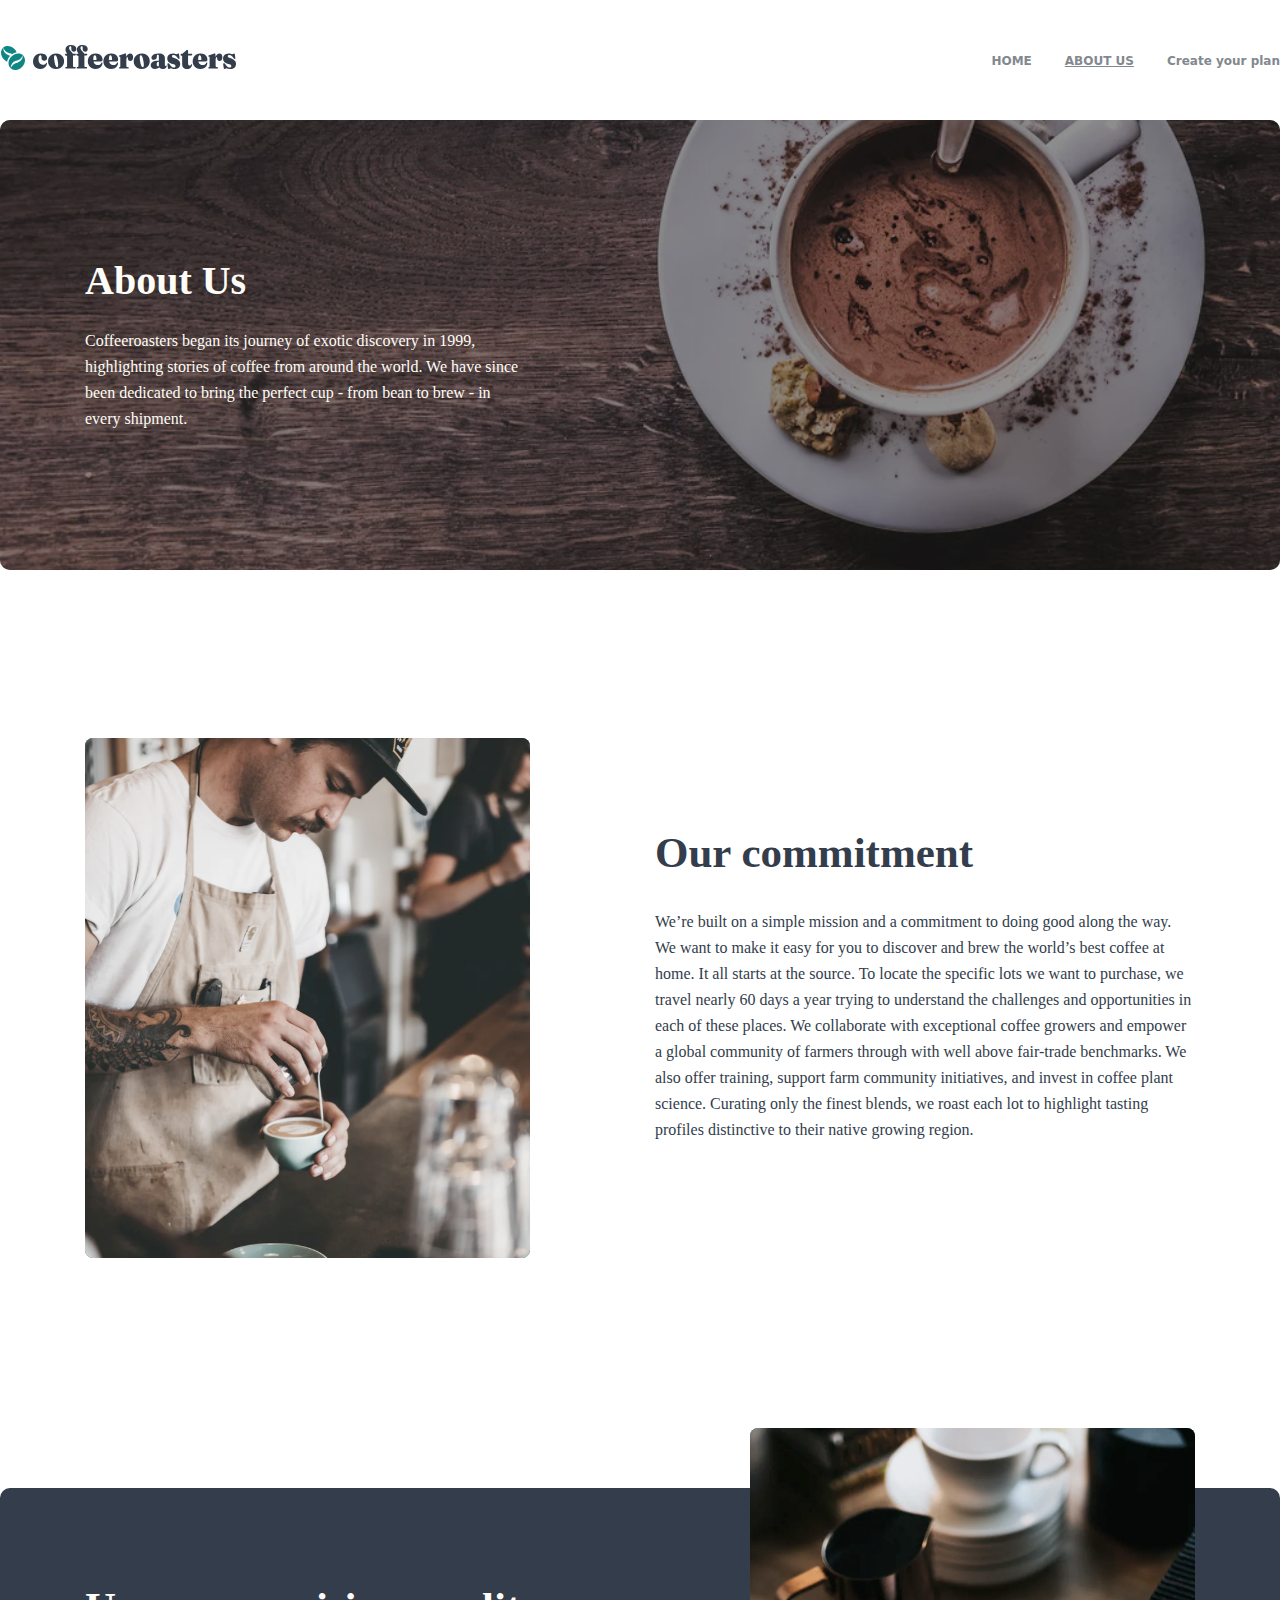
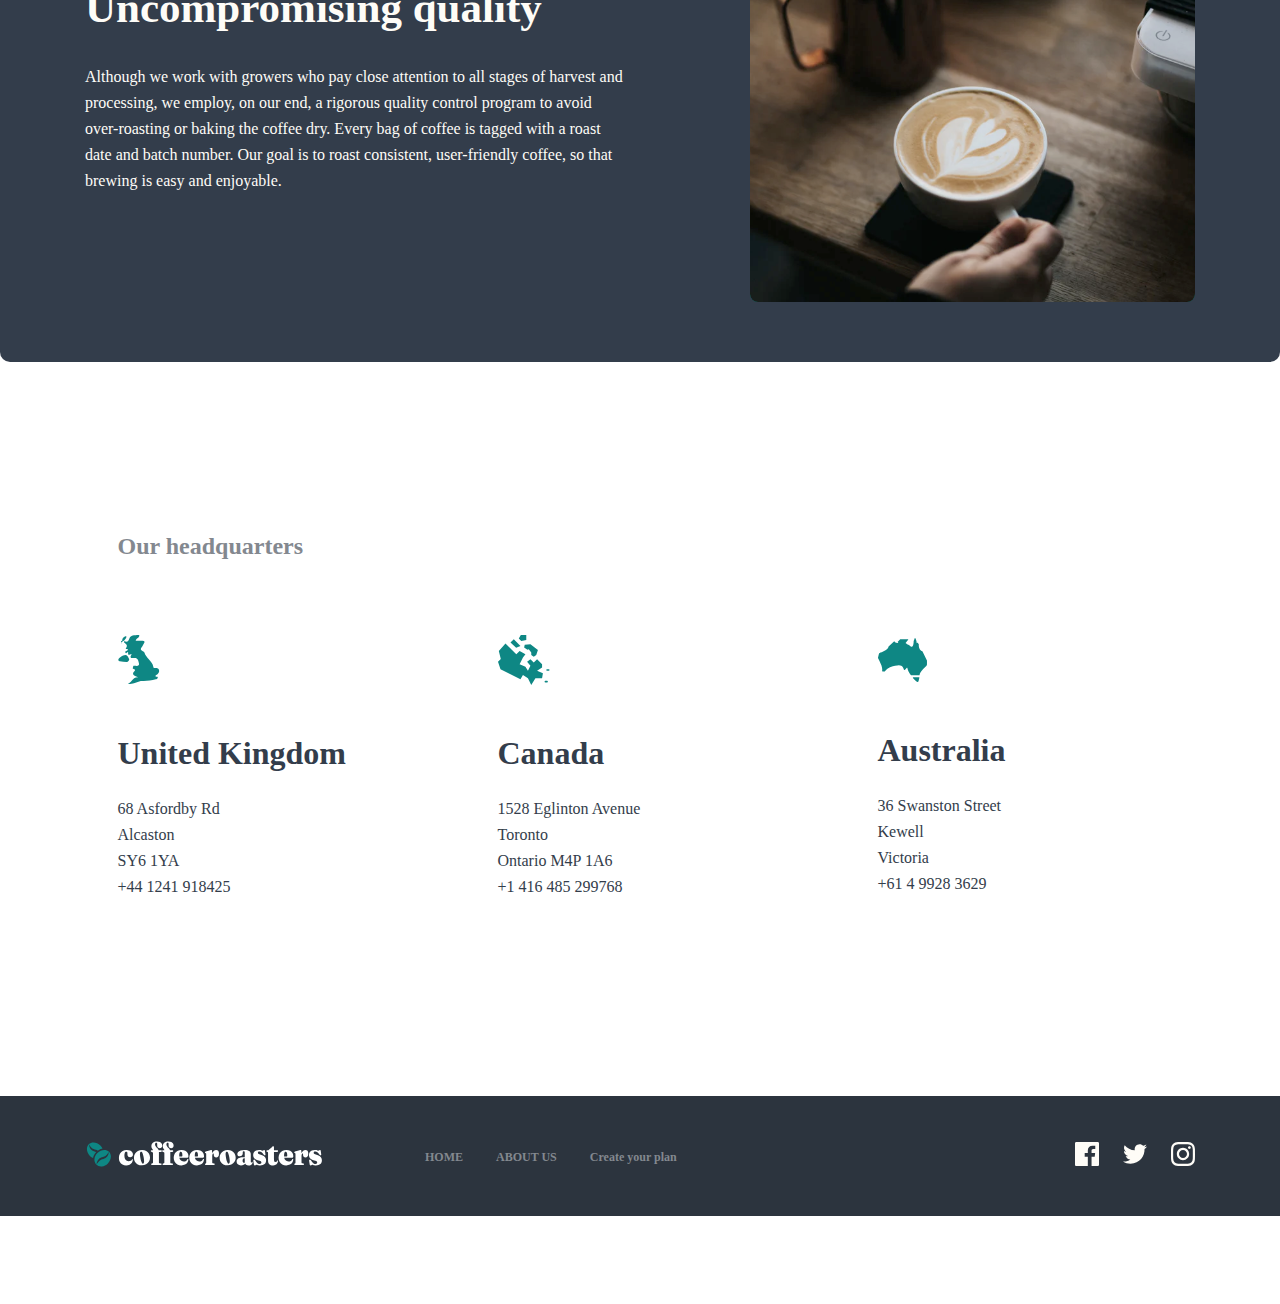
<file: second.html>
<!DOCTYPE html>
<html lang="en">
<head>
    <meta charset="UTF-8">
    <meta http-equiv="X-UA-Compatible" content="IE=edge">
    <meta name="viewport" content="width=device-width, initial-scale=1.0">
    <title>Document</title>
    <link rel="stylesheet" href="2-page/css/style.css">
</head>
<body>
    <header class="header">
        <div class="container">
          <div class="header-section">
            <a href="#" class="href-logo"
              ><img class="header-logo-img" src="2-page/img/logo.svg" alt=""
            /></a>
  
            <nav class="nav-bar">
              <ul class="nav-ul">
                <li class="nav-ul-li"><a href="index.html" class="li-href">HOME</a></li>
                <li class="nav-ul-li">
                  <a href="#" class="li-href under">ABOUT US</a>
                </li>
                <li class="nav-ul-li">
                  <a href="third.html" class="li-href">Create your plan</a>
                </li>
              </ul>
            </nav>
          </div>
        
        </div>
      </header>



      <main class="main">
        <section class="section">
            <div class="container">
                <div class="hero-style">
                   <h2 class="hero-style-title">About Us</h2>
                   <p class="hero-style-text">Coffeeroasters began its journey of exotic discovery in 1999, highlighting stories of coffee from around the world. We have since been dedicated to bring the perfect cup - from bean to brew - in every shipment.</p>
                </div>
            </div>
        </section>

        <section class="section">
            <div class="container">
                <div class="services">
                    <img src="2-page/img/person.svg" alt="" class="services-img">
                    <div class="services-txt">
                        <h3 class="services-title">
                            Our commitment
                        </h3>
                        <p class="services-text">We’re built on a simple mission and a commitment to doing good along the way. We want to make it easy for you to discover and brew the world’s best coffee at home. It all starts at the source. To locate the specific lots we want to purchase, we travel nearly 60 days a year trying to understand the challenges and opportunities in each of these places. We collaborate with exceptional coffee growers and empower a global community of farmers through with well above fair-trade benchmarks. We also offer training, support farm community initiatives, and invest in coffee plant science. Curating only the finest blends, we roast each lot to highlight tasting profiles distinctive to their native growing region.</p>
                    </div>
                </div>
            </div>
        </section>

        <section class="section">
            <div class="container">
                <div class="dark-blog">
                   <div class="dark-txt">
                    <h2 class="dark-title">Uncompromising quality</h2>
                    <p class="dark-text">Although we work with growers who pay close attention to all stages of harvest and processing, we employ, on our end, a rigorous quality control program to avoid over-roasting or baking the coffee dry. Every bag of coffee is tagged with a roast date and batch number. Our goal is to roast consistent, user-friendly coffee, so that brewing is easy and enjoyable.</p>
                   </div>

                   <img src="./2-page/img/abs.svg" alt="" class="dark-img">
                </div>
            </div>
        </section>
        
        <section class="section">
            <div class="container">
                <div class="card-style">
                    <h3 class="card-title">Our headquarters</h3>
                    <div class="cards-first">
                        <div class="card">
                            <img src="./2-page/img/coun.svg" alt="" class="card-img">
                            <h2 class="card-h2">United Kingdom</h2>
                            <p class="card-text">68  Asfordby Rd <br>
                                Alcaston <br>
                                SY6 1YA <br>
                                +44 1241 918425</p>
                        </div>
                        <div class="card">
                            <img src="./2-page/img/coun2.svg" alt="" class="card-img">
                            <h2 class="card-h2">Canada</h2>
                            <p class="card-text">1528  Eglinton Avenue <br>
                                Toronto <br>
                                Ontario M4P 1A6 <br>
                
                                +1 416 485 299768    </p>
                        </div>
                        <div class="card">
                            <img src="./2-page/img/coun3.svg" alt="" class="card-img">
                            <h2 class="card-h2">Australia</h2>
                            <p class="card-text">36 Swanston Street <br>
                                Kewell <br>
                                Victoria <br>
                                +61 4 9928 3629</p>
                        </div>
                    </div>
                </div>
            </div>
        </section>
      </main>
      
    <footer class="footer">
        <div class="container">
          <div class="footer-section">
            <div class="logo-footer">
  <a href="#" class="footer-href"><img src="2-page/img/footer-logo.svg" alt="" class="footer-logo"></a>
  <nav class="nav-footer">
    <ul class="footer-ul">
      <li class="footer-ul-li">
        <a href="index.html" class="footer-ul-li-href">HOME</a>
      </li>
      <li class="footer-ul-li">
        <a href="second.html" class="footer-ul-li-href">ABOUT US</a>
      </li>
      <li class="footer-ul-li">
        <a href="third.html" class="footer-ul-li-href">Create your plan</a>
      </li>
    </ul>
  </nav>
            </div>
            <div class="footer-icons">
              <a href="#" class="icons-href"><img src="2-page/img/facebook.svg" alt="" class="icons-img"></a>
              <a href="#" class="icons-href"><img src="2-page/img/twit.svg" alt="" class="icons-img"></a>
              <a href="#" class="icons-href"><img src="2-page/img/intsa.svg" alt="" class="icons-img"></a>
  
            </div>
          </div>
        </div>
      </footer>
</body>
</html>
</file>
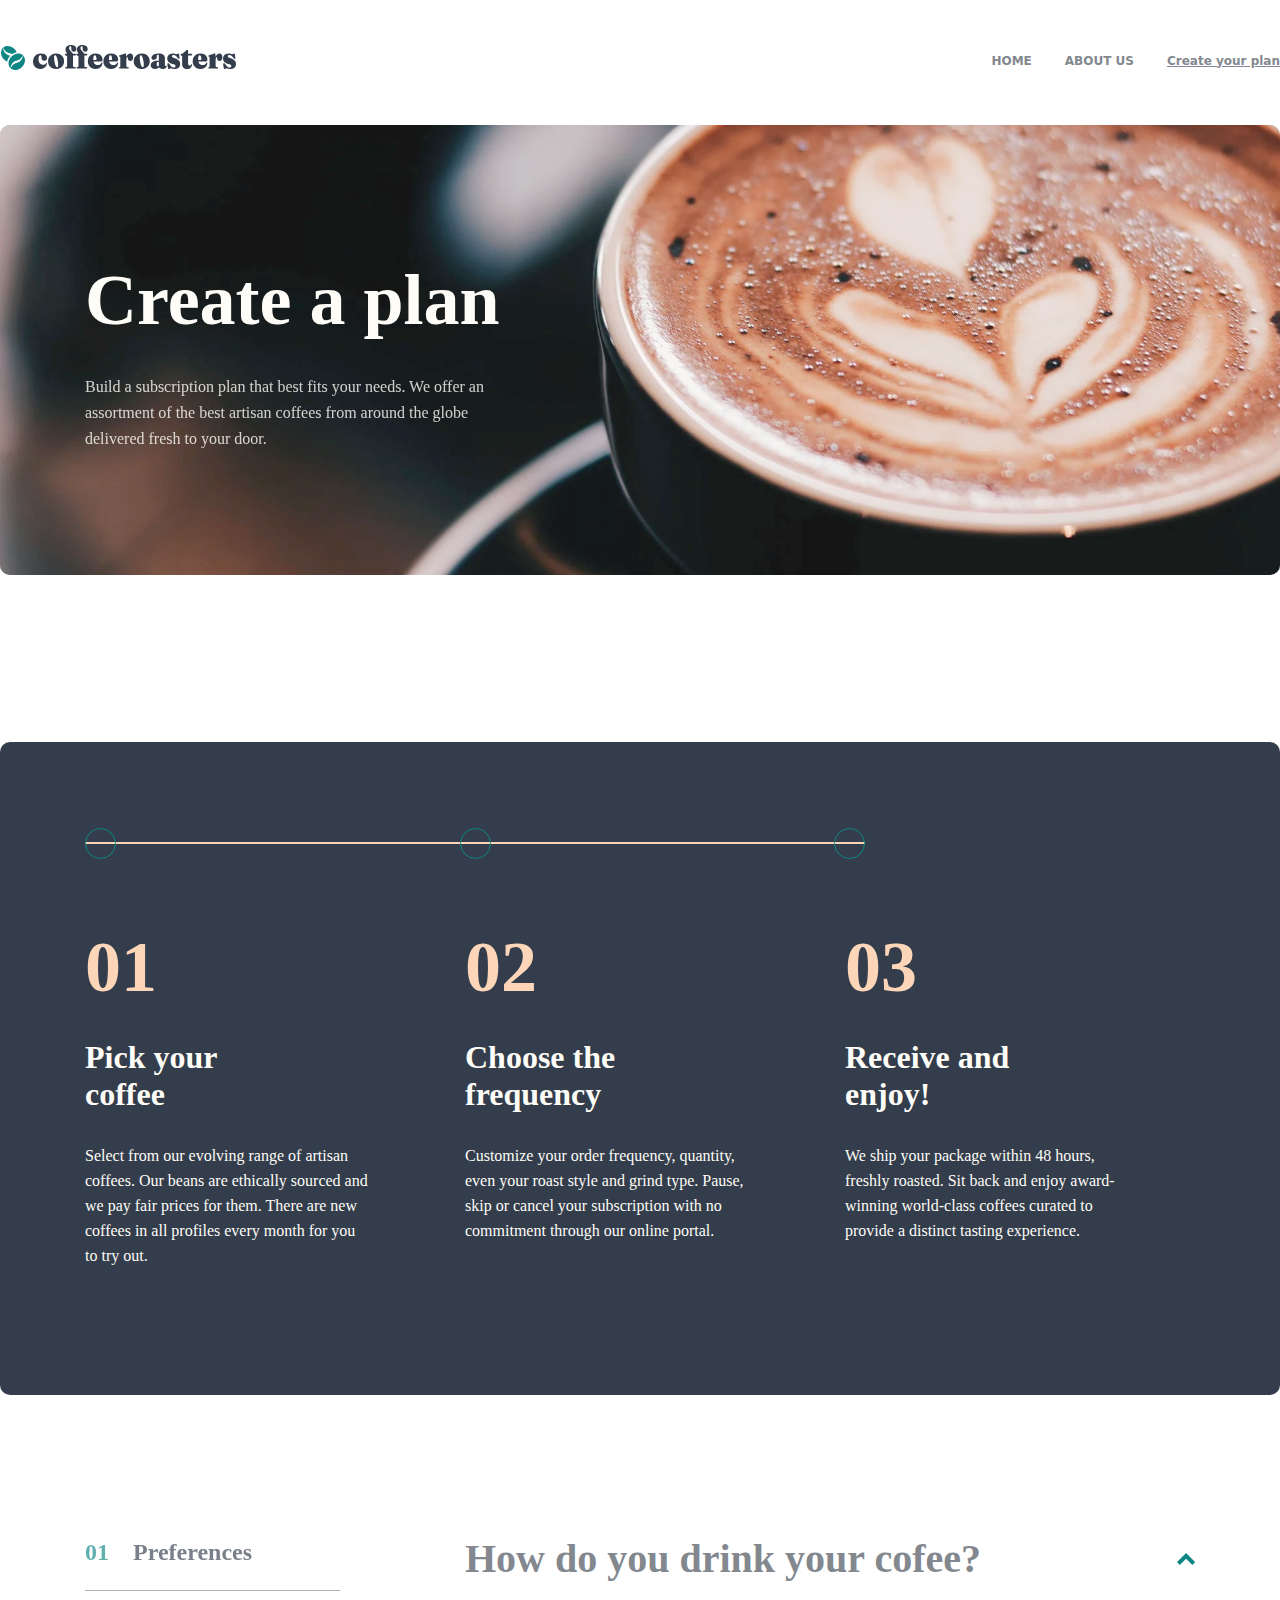
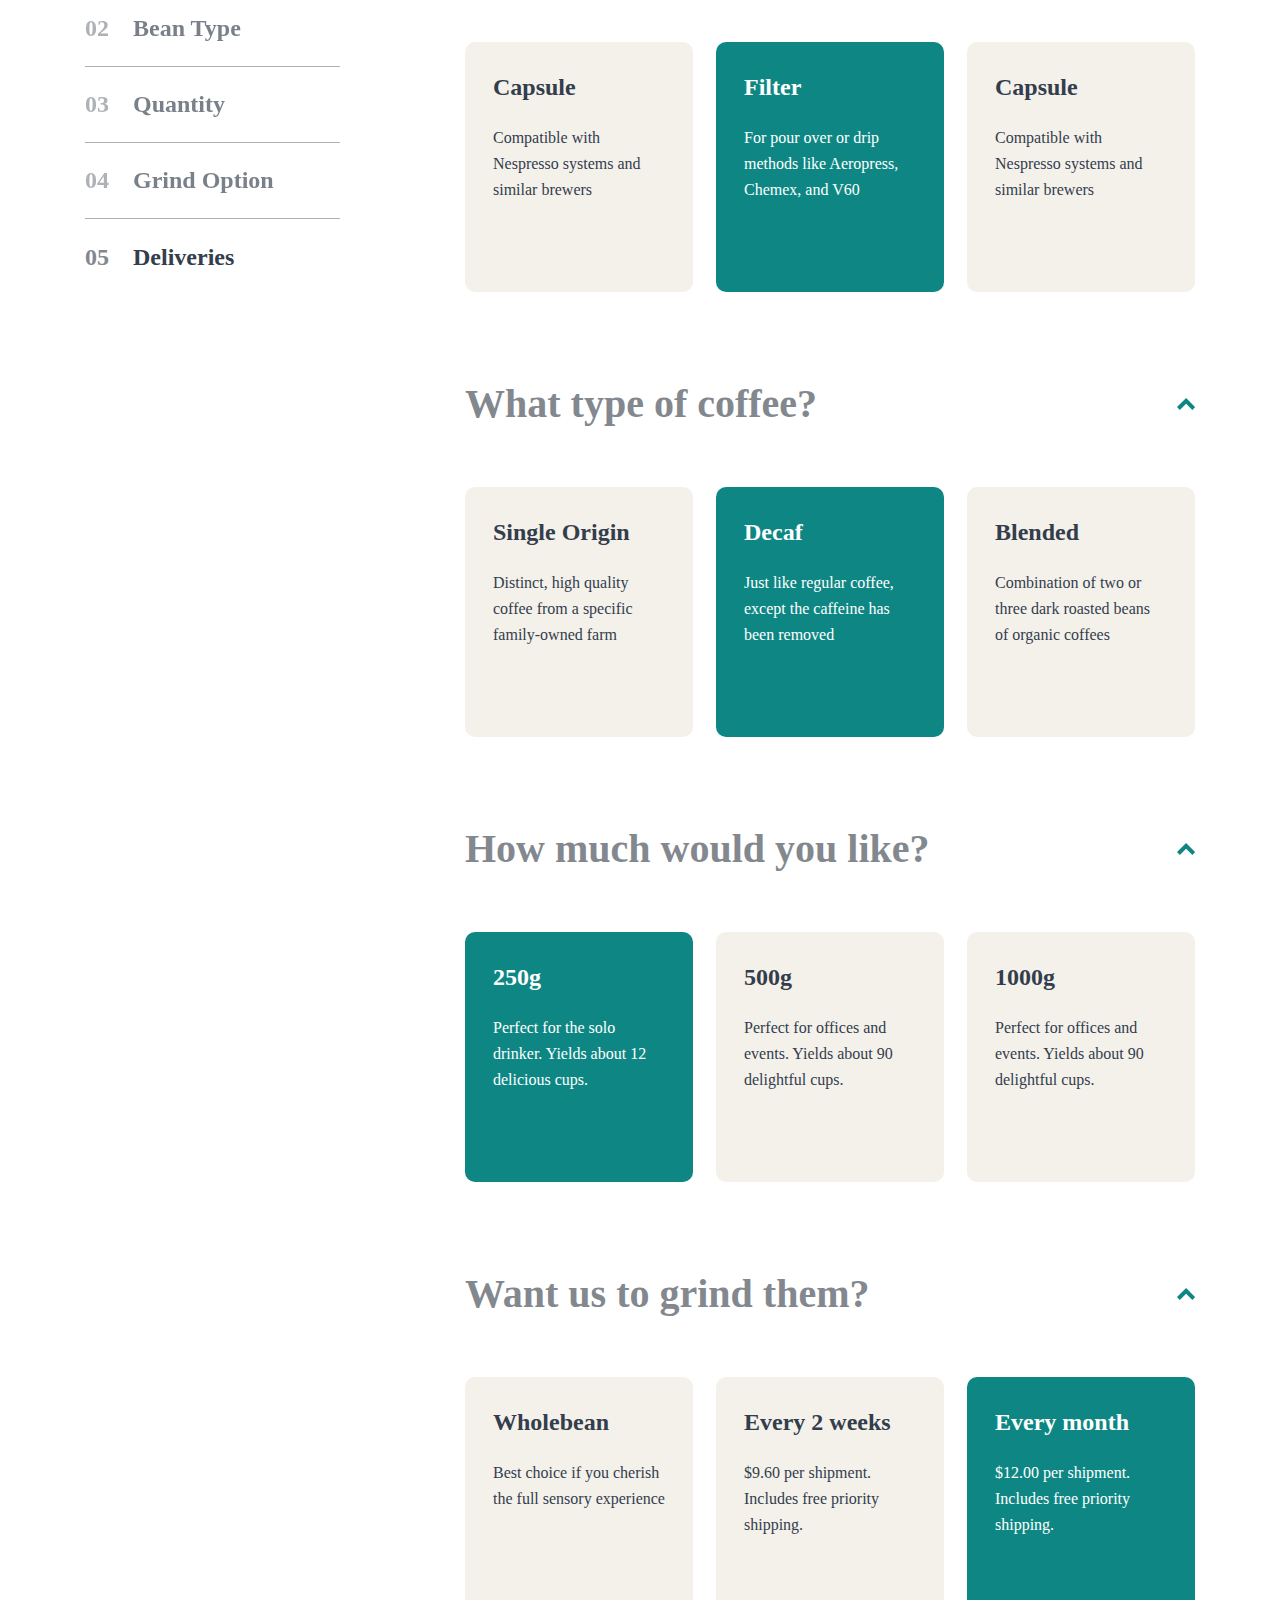
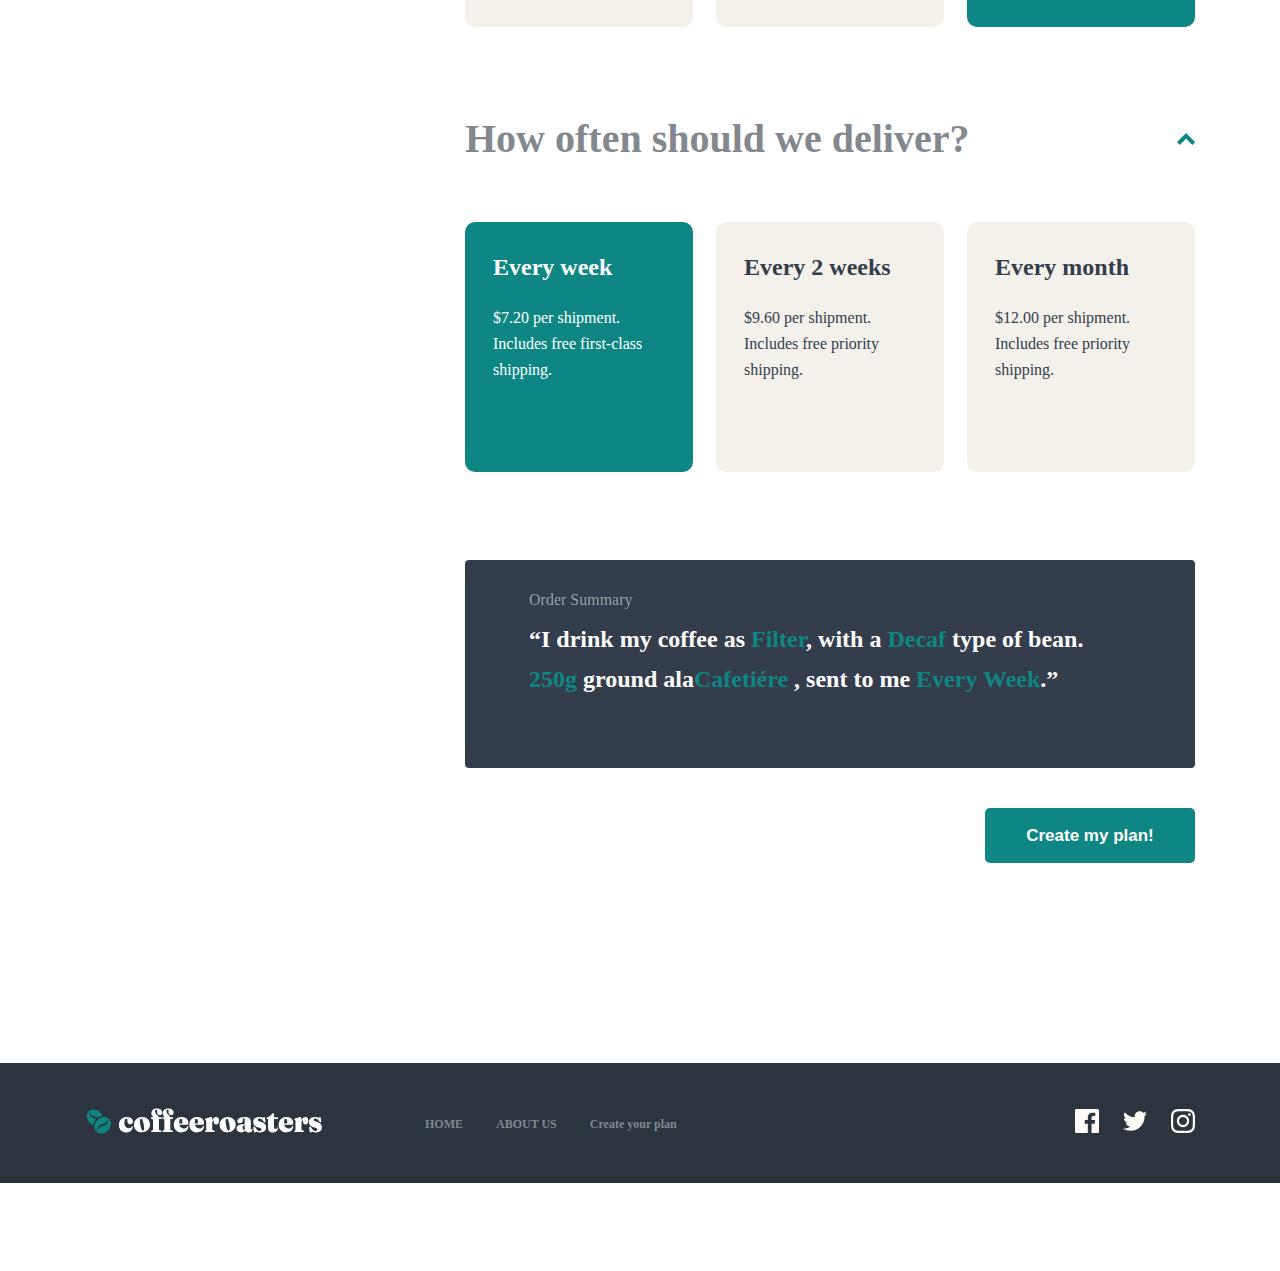
<file: third.html>
<!DOCTYPE html>
<html lang="en">
<head>
    <meta charset="UTF-8">
    <meta name="viewport" content="width=device-width, initial-scale=1.0">
    <title>Document</title>
    <link rel="stylesheet" href="./3-page/css/style-3.css">
</head>
<body>
    <header class="header">
        <div class="container">
          <div class="header-section">
            <div class="menu"><img src="./1-page/img/responsiv/logofull.svg" alt="error"></div>
            <a href="#" class="href-logo"
              ><img class="header-logo-img" src="2-page/img/logo.svg" alt=""
            /></a>
  
            <nav class="nav-bar">
              <ul class="nav-ul">
                <li class="nav-ul-li"><a href="index.html" class="li-href">HOME</a></li>
                <li class="nav-ul-li">
                  <a href="second.html" class="li-href">ABOUT US</a>
                </li>
                <li class="nav-ul-li">
                  <a href="third.html" class="li-href active">Create your plan</a>
                </li>
              </ul>
            </nav>
          </div>
        
        </div>
      </header>
      <main class="main">
        <div class="section1">
            <div class="container">
                <div class="about_section1">
                    <h1 class="section1-title">Create a plan</h1>
                    <p class="section1-text">Build a subscription plan that best fits your needs. We offer an assortment of the best artisan coffees from around the globe delivered fresh to your door.</p>
                </div>
            </div>
        </div>
        <div class="section2">
            <div class="container">
                <div class="about_section2">
                    <div class="line">
                        <div class="circle"></div>
                        <div class="circle"></div>
                        <div class="circle"></div>
                    </div>
                    <div class="cards">
                        <div class="item item1">
                            <div class="item-number">
                              <h1>01</h1>
                            </div>
                            <div class="item-h">
                              <h1>Pick your coffee</h1>
                            </div>
                            <div class="item-p">
                              <p>Select from our evolving range of artisan coffees. Our beans are ethically sourced and we pay fair prices for them. There are new coffees in all profiles every month for you to try out.
                              </p>
                            </div>
                          </div>
                          <div class="item item2">
                            <div class="item-number">
                              <h1>02</h1>
                            </div>
                            <div class="item-h">
                              <h1>Choose the frequency</h1>
                            </div>
                            <div class="item-p">
                              <p>Customize your order frequency, quantity, even your roast style and grind type. Pause, skip or cancel your subscription with no commitment through our online portal.
                              </p>
                          </div>
                          </div>
                          <div class="item item3">
                            <div class="item-number">
                              <h1>03</h1>
                            </div>
                            <div class="item-h">
                              <h1>Receive and enjoy!</h1>
                            </div>
                            <div class="item-p">
                              <p>We ship your package within 48 hours, freshly roasted. Sit back and enjoy award-winning world-class coffees curated to provide a distinct tasting experience.
                              </p>
                          </div>
                        </div>
                    </div>
                </div>
            </div>
        </div>
        <div class="section3">
            <div class="container">
                <div class="about_section3">
                    <div class="left">
                        <div class="row first">
                            <h2 class="nbr">01</h2>
                            <h2 class="left-text">Preferences</h2>
                        </div>
                        <div class="row second">
                            <h2>02</h2>
                            <h2 class="left-text">
                                Bean Type
                            </h2>
                        </div>
                        <div class="row third">
                            <h2>03</h2>
                            <h2 class="left-text">
                                Quantity
                            </h2>
                        </div>
                        <div class="row fourth">
                            <h2>04</h2>
                            <h2 class="left-text">
                                Grind Option
                            </h2>
                        </div>
                        <div class="row fifth on">
                            <h2>05</h2>
                            <h2 class="left-text">
                                Deliveries
                            </h2>
                        </div>
                    </div>
                    <div class="right">
                        <div class="right-title">
                            <h1>
                                How do you drink your cofee?
                            </h1>
                            <img src="./3-page/images/sct.svg" alt="error">
                        </div>
                        <div class="right-cards">
                            <div class="card card1">
                                <h1 class="card-title">
                                    Capsule
                                </h1>
                                <p class="card-text">
                                    Compatible with Nespresso systems and similar brewers
                                </p>
                            </div>
                            <div class="card card2">
                                <h1 class="card-title2">
                                    Filter
                                </h1>
                                <p class="card-text2">
                                    For pour over or drip methods like Aeropress, Chemex, and V60                                </p>
                            </div>
                            <div class="card card3">
                                <h1 class="card-title">
                                    Capsule
                                </h1>
                                <p class="card-text">
                                    Compatible with Nespresso systems and similar brewers
                                </p>
                            </div>
                        </div>
                        <div class="right-title2">
                            <h1>What type of coffee?</h1>
                            <img src="./3-page/images/sct.svg" alt="error">
                        </div>
                        <div class="right-cards">
                            <div class="card card1">
                                <h1 class="card-title">
                                    Single Origin
                                </h1>
                                <p class="card-text">
                                    Distinct, high quality coffee from a specific family-owned farm                                </p>
                            </div>
                            <div class="card card2">
                                <h1 class="card-title2">
                                    Decaf
                                </h1>
                                <p class="card-text2">
                                    Just like regular coffee, except the caffeine has been removed                                </p>
                            </div>
                            <div class="card card3">
                                <h1 class="card-title">
                                    Blended
                                </h1>
                                <p class="card-text">
                                    Combination of two or three dark roasted beans of organic coffees
                                </p>
                            </div>
                        </div>
                        <div class="right-title2">
                            <h1>How much would you like?</h1>
                            <img src="./3-page/images/sct.svg" alt="error">
                        </div>
                        <div class="right-cards">
                            <div class="card cardw1">
                                <h1 class="card-title2">
                                    250g
                                </h1>
                                <p class="card-text2">
                                    Perfect for the solo drinker. Yields about 12 delicious cups.                     </p>
                            </div>
                            <div class="card card">
                                <h1 class="card-title">
                                    500g
                                </h1>
                                <p class="card-text">
                                    Perfect for offices and events. Yields about 90 delightful cups.                               </p>
                            </div>
                            <div class="card card3">
                                <h1 class="card-title">
                                    1000g
                                </h1>
                                <p class="card-text">
                                    Perfect for offices and events. Yields about 90 delightful cups.                                </p>
                            </div>
                        </div>
                        <div class="right-title2">
                            <h1>Want us to grind them?
                            </h1>
                            <img src="./3-page/images/sct.svg" alt="error">
                        </div>
                        <div class="right-cards">
                            <div class="card card1">
                                <h1 class="card-title">
                                    Wholebean
                                </h1>
                                <p class="card-text">
                                    Best choice if you cherish the full sensory experience                    </p>
                            </div>
                            <div class="card card">
                                <h1 class="card-title">
                                    Every 2 weeks
                                </h1>
                                <p class="card-text">
                                    $9.60 per shipment. Includes free priority shipping.                              </p>
                            </div>
                            <div class="card card3 cardw1">
                                <h1 class="card-title2">
                                    Every month
                                </h1>
                                <p class="card-text2">
                                    $12.00 per shipment. Includes free priority shipping.                          </p>
                            </div>
                        </div>
                        <div class="right-title2">
                            <h1>How often should we deliver?
                            </h1>
                            <img src="./3-page/images/sct.svg" alt="error">
                        </div>
                        <div class="right-cards">
                            <div class="card cardw1">
                                <h1 class="card-title2">
                                    Every week
                                </h1>
                                <p class="card-text2">
                                    $7.20 per shipment. Includes free first-class shipping.                     </p>
                            </div>
                            <div class="card card">
                                <h1 class="card-title">
                                    Every 2 weeks
                                </h1>
                                <p class="card-text">
                                    $9.60 per shipment. Includes free priority shipping.                              </p>
                            </div>
                            <div class="card card3">
                                <h1 class="card-title">
                                    Every month
                                </h1>
                                <p class="card-text">
                                    $12.00 per shipment. Includes free priority shipping.                                  </p>
                            </div>
                        </div>
                        <div class="total">
                            <h3 class="order">
                                Order Summary
                            </h3>
                            <h2 class="summary-text">
                                “I drink my coffee as <span>Filter</span>, with a <span>Decaf</span> type of bean. <span>250g</span> ground ala<span>Cafetiére</span> , sent to me <span>Every Week</span>.”
                            </h2>
                        </div>
                        <button class="btn">Create my plan!</button>
                    </div>
                </div>
            </div>
        </div>
      </main>
      <footer class="footer">
        <div class="container">
          <div class="footer-section">
            <div class="logo-footer">
  <a href="#" class="footer-href"><img src="2-page/img/footer-logo.svg" alt="" class="footer-logo"></a>
  <nav class="nav-footer">
    <ul class="footer-ul">
      <li class="footer-ul-li">
        <a href="index.html" class="footer-ul-li-href">HOME</a>
      </li>
      <li class="footer-ul-li">
        <a href="second.html" class="footer-ul-li-href">ABOUT US</a>
      </li>
      <li class="footer-ul-li">
        <a href="third.html" class="footer-ul-li-href">Create your plan</a>
      </li>
    </ul>
  </nav>
            </div>
            <div class="footer-icons">
              <a href="#" class="icons-href"><img src="2-page/img/facebook.svg" alt="" class="icons-img"></a>
              <a href="#" class="icons-href"><img src="2-page/img/twit.svg" alt="" class="icons-img"></a>
              <a href="#" class="icons-href"><img src="2-page/img/intsa.svg" alt="" class="icons-img"></a>
  
            </div>
          </div>
        </div>
      </footer>
</body>
</html>
</file>
<file: 2-page/css/style.css>
* {
    margin: 0;
    padding: 0;
    box-sizing: border-box;
  }
  a {
    text-decoration: none;
  }
  .container {
    width: 100%;
    max-width: 1280px;
    margin: 0px auto;
  }
  .header-section {
    display: flex;
    justify-content: space-between;
    align-items: center;
    margin-top: 44px;
  }
  .nav-ul {
    display: flex;
    align-items: center;
    justify-content: center;
    gap: 33px;
  }
  .nav-ul-li {
    list-style: none;
  }
  .li-href {
    font-size: 12px;
    line-height: 15px;
    color: #83888f;
    font-style: bold;
    font-weight: 700;
    font-family: system-ui, -apple-system, BlinkMacSystemFont, "Segoe UI", Roboto,
      Oxygen, Ubuntu, Cantarell, "Open Sans", "Helvetica Neue", sans-serif;
  }
  .hero-style{
    margin-top: 45px;
    padding-top: 137px;
    padding-left: 85px;
    width: 1280px;
    height: 450px;
    background-image: url(img/aboutus.svg);
    background-repeat: no-repeat;
    background-size: cover;
  }
  .hero-style-title{
    font-size: 40px;
    font-weight: 900;
    color: #FEFCF7;
  }
  .hero-style-text{
    margin-top: 24px;
    width: 445px;
    font-size: 16px;
    color: #FEFCF7;
    font-weight: 400;
    line-height: 26px;
  }
  .services{
    width: 1110px;
    height: 520px;
    margin: 168px auto;
    display: flex;
    align-items: flex-start;
    justify-content: space-between;
  }
  .services-title{
    font-weight: 900;
    font-size: 43px;
    color: #333D4B;
  }
  .services-text{
    font-size: 16px;
    font-weight: 400;
    width: 540px;
    color: #333D4B;
    text-align: left;
    margin-top: 32px;
    line-height: 26px;
  }
  .services-txt{
    padding-top: 90px;
  }
  .dark-blog{
    position: relative;
    width: 1280px;
    height: 474px;
    margin-top: 230px;
    background-color: #333D4B;
    border-radius: 10px;
    -webkit-border-radius: 10px;
    -moz-border-radius: 10px;
    -ms-border-radius: 10px;
    -o-border-radius: 10px;
    padding-left: 85px;
    padding-right: 85px;
    display: flex;
    justify-content: space-between;
}
.dark-txt{
    padding-top: 95px;

}
.dark-title{
    font-weight: 900;
    font-size: 43px;
    color: #FEFCF7;
}
.dark-text{
    font-size: 16px;
    font-weight: 400;
    width: 540px;
    color: #FEFCF7;
    text-align: left;
    margin-top: 32px;
    line-height: 26px;
}
.dark-img{
    margin-top: -60px;
    position: absolute;
    right: 85px;
}
.card-style{
    width: 1045px;
    height: 366px;
    margin: 168px auto;
}
.card-title{
    font-weight: 900;
    font-size: 24px;
    line-height: 32px;
    color: #83888F;
}
.cards-first{
    margin: 72px 0;
    display: flex;
    align-items: center;
    justify-content: space-between;
}
.card{
    width: 285px;

}
.card-h2{
    font-size: 32px;
    font-weight: 900;
    color: #333D4B;
    margin-top: 46px;
}
.card-text{
    line-height: 26px;
    font-size: 16px;
    font-weight: 400;
    color: #333D4B;
    margin-top: 24px;
}

.footer-section{
    margin-top: 200px;
    margin-bottom: 88px;
    width: 1280px;
    height: 120px;
    background-color: #2C343E;
    padding-left: 86px;
    padding-right: 85px;
    display: flex;
    align-items: center;
    justify-content: space-between;
  }
  .logo-footer{
    display: flex;
    align-items: center;
    gap: 103px;
  }
  .footer-ul{
    display: flex;
    align-items: center;
    gap: 33px;
  }
  .footer-ul-li{
    list-style: none;
  }
  .footer-ul-li-href{
    font-weight: 700;
    font-size: 12px;
    color: #83888F;
  }
  .footer-icons{
    display: flex;
    align-items: center;
    gap: 24px;
  }
  .under{
    text-decoration: underline;
  }
</file>
<file: 3-page/css/style-3.css>
* {
    margin: 0;
    padding: 0;
    box-sizing: border-box;
  }
  a {
    text-decoration: none;
  }
  .container {
    width: 1280px;
    margin: 0px auto;
  }
  .header-section {
    display: flex;
    justify-content: space-between;
    align-items: center;
    margin-top: 44px;
  }
  .nav-ul {
    display: flex;
    align-items: center;
    justify-content: center;
    gap: 33px;
  }
  .nav-ul-li {
    list-style: none;
  }
  .li-href {
    font-size: 12px;
    line-height: 15px;
    color: #83888f;
    font-style: bold;
    font-weight: 700;
    font-family: system-ui, -apple-system, BlinkMacSystemFont, "Segoe UI", Roboto,
      Oxygen, Ubuntu, Cantarell, "Open Sans", "Helvetica Neue", sans-serif;
  }
  .active{
    text-decoration: underline solid #83889D;
  }
  .about_section1{
    width: 1280px;
    height: 450px;
    margin: 50px auto;
    background-image: url('../images/hero.svg');
    padding-top: 134px;
    padding-left: 85px;
  }
  .section1-title{
    color: #FEFCF7;
    font-size: 72px;
    font-weight: 900;
  }
  .section1-text{
    width: 445px;
    color: #FEFCF7;
    opacity: 0.8;
    margin-top: 32px;
    font-size: 16px;
    font-weight: 400;
    line-height: 26px;
  }
  .about_section2{
    margin-top: 167px;
    width: 1280px;
    height: 653px;
    background-color: #333D4B;
    padding-top: 100px;
    padding-left: 85px;
    border-radius: 10px;
  }
  .line{
    width: 780px;
    height: 2px;
    background-color: #FDD6BA;
    display: flex;
    justify-content: space-between;
    align-items: center;
  }
  .circle{
    width: 31px;
    height: 31px;
    border: 1px solid #0E8784;
    border-radius: 50%;
  }
  .cards{
    margin-top: 82px;
    display: flex;
    gap: 95px;
    align-items: start;
  }
  .item{
    width: 285px;
    display: flex;
    flex-direction: column;
    gap: 30px;
  }
  .item-number{
    font-size: 36px;
    color:#FDD6BA;
  }
  .item-h{
    width: 200px;
    color: #FEFCF7;
    font-size: 16px;
  }
  .item-p{
    font-size: 16px;
    line-height: 25px;
    color: #FEFCF7;
    font-weight: 400;
  }
  .section3{
    margin: 120px auto;
    width: 1280px;
  }
  .about_section3{
    padding: 0px 85px;
    display: flex;
    justify-content: space-between;
  }
  .left{
    display: flex;
    flex-direction: column;
  }
  .row{
    display: flex;
    align-items: center;
    gap: 24px;
    width: 255px;
    height: 76px;
    padding: 24px 0px;
    border-bottom: 1px solid #83888F;
    font-weight: 900;
    color: #83888F;
    opacity: 0.65;
}
  .nbr{
    color: #0E8784;
  }
  .left-text{
    color: #333D4B;
  }
  .on{
    opacity: 1;
    border-bottom: none;
  }
  .right{
    width: 730px;
    padding-top: 20px;
  }
  .right-title{
    display: flex;
    align-items: center;
    justify-content: space-between;
    font-size: 20px;
    color: #83888F;
  }
  .right-cards{
    display: flex;
    justify-content: space-between;
    align-items: center;
    margin-top: 60px;
  }
  .card{
    width: 228px;
    height: 250px;
    display: flex;
    flex-direction: column;
    background-color: #F4F1EB;
    border-radius: 10px;
    padding-top: 32px;
    padding-left: 28px;
  }
  .card-title{
    font-weight: 900;
    font-size: 24px;
    color: #333D4B;
  }
  .card-text{
    width: 172px;
    font-size: 16px;
    font-weight: 400;
    line-height: 26px;
    color: #333D4B;
    margin-top: 24px;
  }
  .card2{
    background-color: #0E8784;
  }
  .card-title2{
    color: white;
    font-weight: 900;
    font-size: 24px;
  }
  .card-text2{
    width: 172px;
    font-size: 16px;
    font-weight: 400;
    line-height: 26px;
    color: #FFFFFF;
    margin-top: 24px;
  }
  .right-title2{
    margin-top: 88px;
    display: flex;
    align-items: center;
    justify-content: space-between;
    font-size: 20px;
    color: #83888F;
  }
  .cardw1{
    background-color: #0E8784;
  }
  .total{
    margin-top: 88px;
    width: 730px;
    height: 208px;
    border-radius: 4px;
    background-color: #333D4B;
    padding-top: 31px;
    padding-left: 64px;
  }
  .order{
    font-size: 16px;
    font-weight: 400;
    color: white;
    opacity: 0.5;
  }
  .summary-text{
    width: 600px;
    margin-top: 10px;
    color: white;
    line-height: 40px;
  }
  span{
    color: #0E8784;
  }
  .btn{
    float: right;
    margin-top: 40px;
    width: 210px;
    height: 55px;
    background-color: #0E8784;
    color: #FEFCF7;
    border: none;
    font-weight: 900;
    border-radius: 5px;
    font-size: 17px;
  }
  .footer-section{
    margin-top: 200px;
    margin-bottom: 88px;
    width: 1280px;
    height: 120px;
    background-color: #2C343E;
    padding-left: 86px;
    padding-right: 85px;
    display: flex;
    align-items: center;
    justify-content: space-between;
  }
  .logo-footer{
    display: flex;
    align-items: center;
    gap: 103px;
  }
  .footer-ul{
    display: flex;
    align-items: center;
    gap: 33px;
  }
  .footer-ul-li{
    list-style: none;
  }
  .footer-ul-li-href{
    font-weight: 700;
    font-size: 12px;
    color: #83888F;
  }
  .footer-icons{
    display: flex;
    align-items: center;
    gap: 24px;
  }
  .menu{
    display: none;
  }
  @media (max-width: 576px){
        .nav-ul{
            display: none;
            width: 0px;
            position: absolute;
        }
        .header-logo-img{
            display: none;
            position: absolute;
        }
        .menu{
            display: block;
            margin: 0px auto;
        }
        .about_section1{
            width: 28%;
            height: 60%;
            margin-top: 30px;
            padding: 50px 50px;
            display: flex;
            align-items: center;
            justify-content: center;
            flex-direction: column;
            border-radius: 8px;
        }
        .section1-title{
            font-size: 40px;
        }
        .section1-text{
            margin-top: 15px;
            width: 200px;
        }
        .about_section2{
            width: 28%;
            margin: 0px auto;
            padding: 5% 0% 0% 2%;
            height: 1400px;
        }
        .line{
            margin: 0px auto;
            width: 85%;
            margin-right: 12%;
        }
        .cards{
            display: flex;
            flex-direction: column;
        }
        .item{
            border-bottom: 1px solid white;
            padding-bottom: 20px;
        }
        .item3{
            border: none;
        }
        .about_section3{
            margin: -50px auto;
            width: 29%;
            display: flex;
            flex-direction: column;
            align-items: center;
            padding: 0% 0% 0% 0%;
        }
        .right{
            width: 130%;
            margin: 20px auto;
            padding-right: 0%;
        }
        .right-title{
            width: 70%;
            font-size: 10px;
            text-indent: 10px;
        }
        .right-cards{
            padding-top: 25px;
            padding-right: 25%;
            margin: 0px auto;
            width: 40%;
            gap: 25px;
            display: flex;
            align-items: center;
            flex-direction: column;
        }
        .right-title2{
            width: 70%;
            font-size: 10px;
            text-indent: 10px;
        }
        .total{
            width: 75%;
            padding: 0%;
            display: flex;
            align-items: center;
            justify-content: center;
            flex-direction: column;
        }
        .order{
            width: 100%;
            font-size: 10px;
            text-align: center;
        }
        .summary-text{
            width: 200px;
            font-size: 15px;
            line-height: 24px;
            text-align: center;
        }
        .btn{
            width: 50%;
            margin-left: 12%;
            float: none;
        }
        .footer-section{
            width: 28%;
            height: 326px;
            margin: 0px auto;
            flex-direction: column;
            align-items: center;
            padding-bottom: 40px;
        }
        .logo-footer{
            display: flex;
            align-items: center;
            flex-direction: column;
            margin-top: 50px;
        }
        .footer-ul{
            margin-top: -50px;
            align-items: center;
            flex-direction: column;
            row-gap: 20px;
        }
        body{
            width: 50%;
            overflow-x: hidden;
        }
        html{
            width: 100%;
            margin-left: -450px;
            float: left;
        }
  }
</file>
